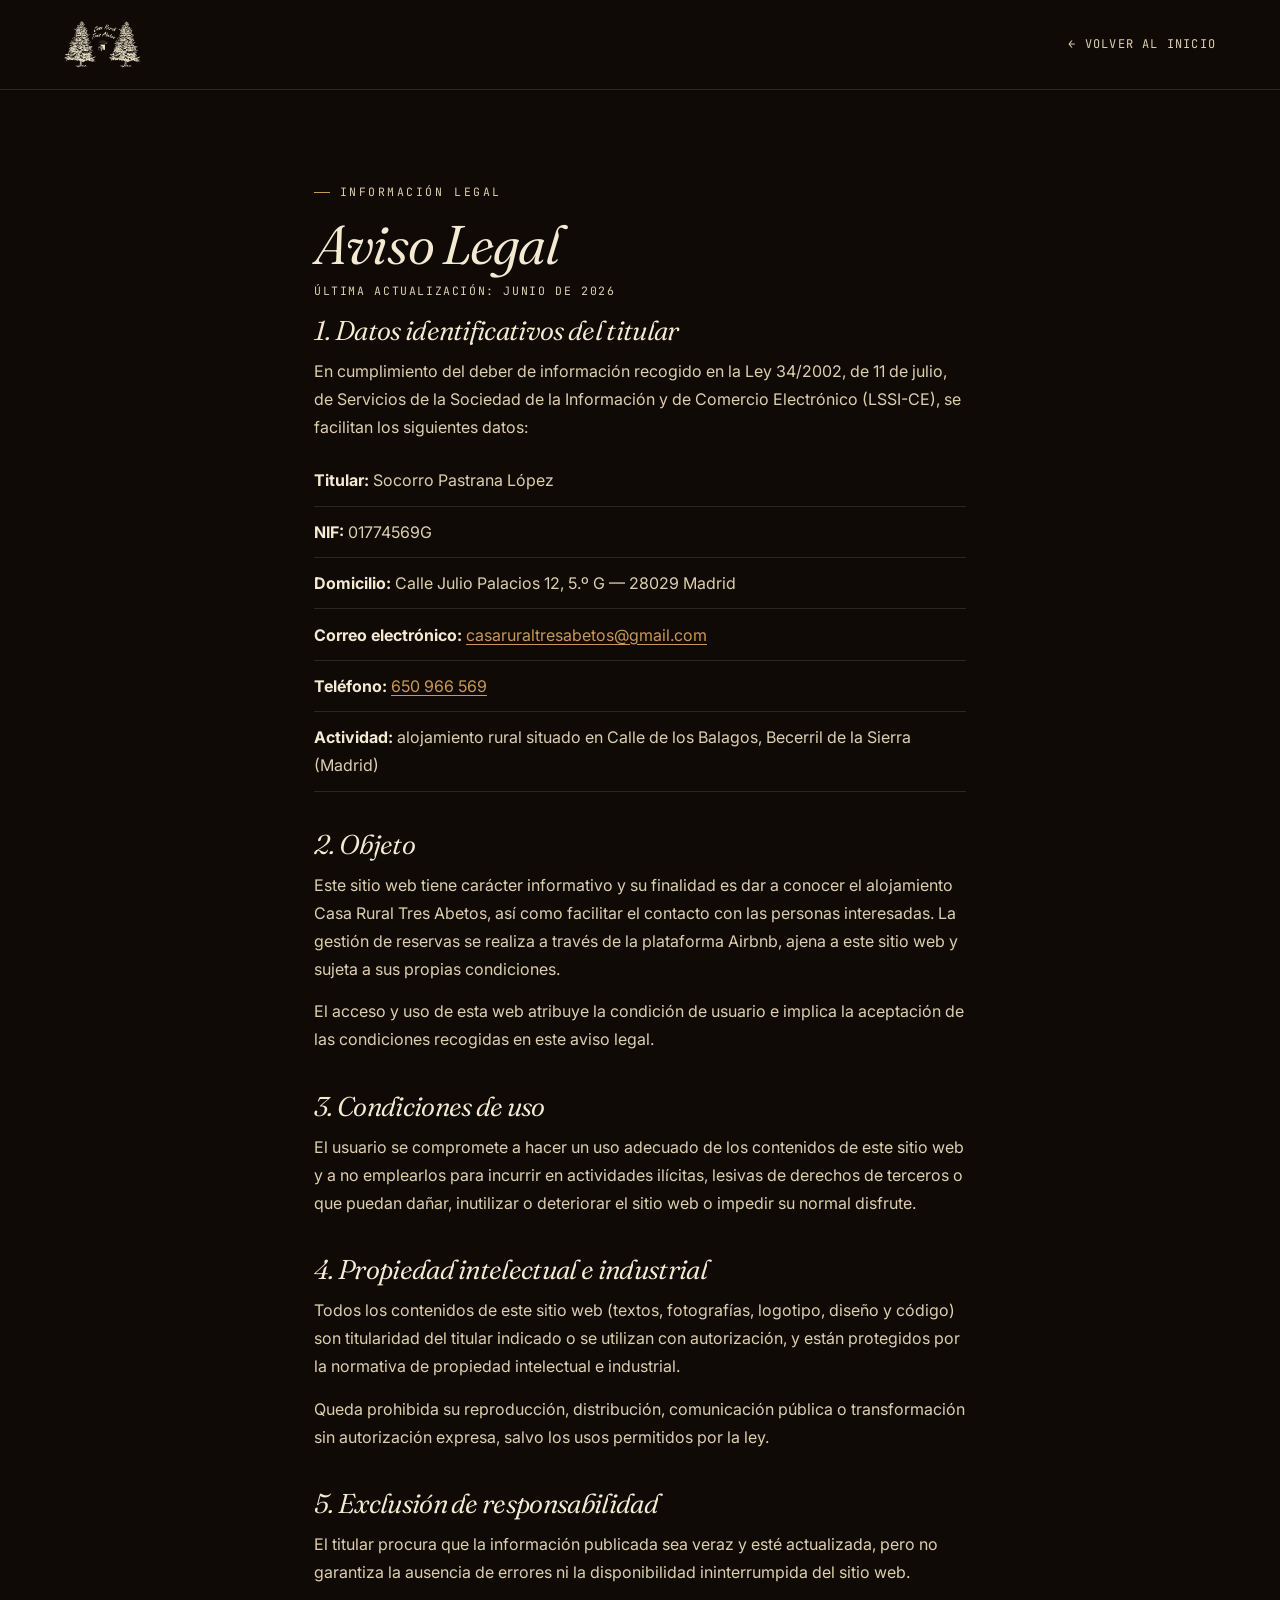
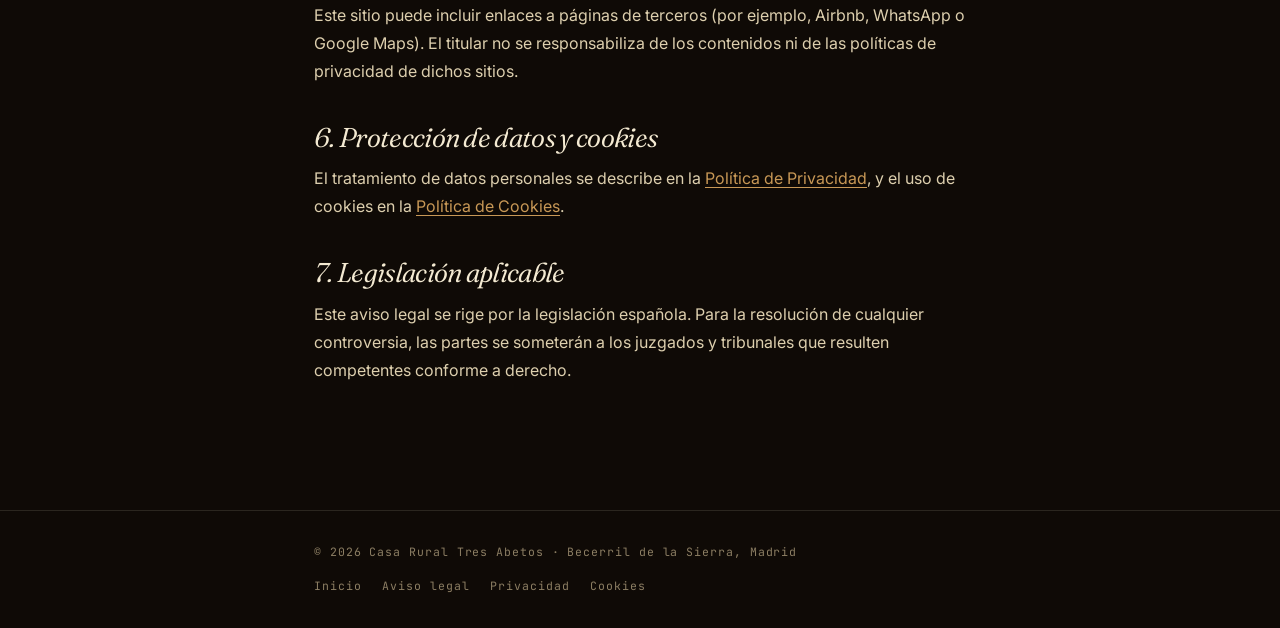
<file: aviso-legal.html>
<!doctype html>
<html lang="es">
<head>
  <meta charset="utf-8" />
  <meta name="viewport" content="width=device-width, initial-scale=1, viewport-fit=cover" />
  <meta name="theme-color" content="#0f0a06" />
  <meta name="description" content="Aviso legal de Casa Rural Tres Abetos, Becerril de la Sierra, Madrid." />
  <meta name="robots" content="noindex, follow" />

  <title>Aviso Legal · Casa Rural Tres Abetos</title>

  <link rel="icon" href="assets/img/logo-04.webp" type="image/webp" />

  <link rel="preconnect" href="https://fonts.googleapis.com" />
  <link rel="preconnect" href="https://fonts.gstatic.com" crossorigin />
  <link rel="stylesheet" href="https://fonts.googleapis.com/css2?family=Fraunces:ital,opsz,wght,SOFT@0,9..144,300..700,30..100;1,9..144,300..700,30..100&family=Inter:wght@300..600&family=JetBrains+Mono:wght@400;500&display=swap" />

  <link rel="stylesheet" href="styles.css?v=20260722l" />
</head>
<body class="theme-dark legal-body">

  <a class="skip-link" href="#main">Saltar al contenido</a>

  <header class="legal-nav">
    <a href="index.html" class="legal-brand" aria-label="Casa Rural Tres Abetos">
      <img class="legal-logo" src="assets/img/logo-marca.webp" alt="Casa Rural Tres Abetos" />
    </a>
    <a href="index.html" class="legal-back">← Volver al inicio</a>
  </header>

  <main id="main" class="legal">
    <div class="legal-container">
      <p class="kicker">Información legal</p>
      <h1>Aviso Legal</h1>
      <p class="legal-updated">Última actualización: junio de 2026</p>

      <section>
        <h2>1. Datos identificativos del titular</h2>
        <p>En cumplimiento del deber de información recogido en la Ley 34/2002, de 11 de julio, de Servicios de la Sociedad de la Información y de Comercio Electrónico (LSSI-CE), se facilitan los siguientes datos:</p>
        <ul class="legal-data">
          <li><strong>Titular:</strong> Socorro Pastrana López</li>
          <li><strong>NIF:</strong> 01774569G</li>
          <li><strong>Domicilio:</strong> Calle Julio Palacios 12, 5.º G — 28029 Madrid</li>
          <li><strong>Correo electrónico:</strong> <a href="mailto:casaruraltresabetos@gmail.com">casaruraltresabetos@gmail.com</a></li>
          <li><strong>Teléfono:</strong> <a href="tel:+34650966569">650 966 569</a></li>
          <li><strong>Actividad:</strong> alojamiento rural situado en Calle de los Balagos, Becerril de la Sierra (Madrid)</li>
        </ul>
      </section>

      <section>
        <h2>2. Objeto</h2>
        <p>Este sitio web tiene carácter informativo y su finalidad es dar a conocer el alojamiento Casa Rural Tres Abetos, así como facilitar el contacto con las personas interesadas. La gestión de reservas se realiza a través de la plataforma Airbnb, ajena a este sitio web y sujeta a sus propias condiciones.</p>
        <p>El acceso y uso de esta web atribuye la condición de usuario e implica la aceptación de las condiciones recogidas en este aviso legal.</p>
      </section>

      <section>
        <h2>3. Condiciones de uso</h2>
        <p>El usuario se compromete a hacer un uso adecuado de los contenidos de este sitio web y a no emplearlos para incurrir en actividades ilícitas, lesivas de derechos de terceros o que puedan dañar, inutilizar o deteriorar el sitio web o impedir su normal disfrute.</p>
      </section>

      <section>
        <h2>4. Propiedad intelectual e industrial</h2>
        <p>Todos los contenidos de este sitio web (textos, fotografías, logotipo, diseño y código) son titularidad del titular indicado o se utilizan con autorización, y están protegidos por la normativa de propiedad intelectual e industrial.</p>
        <p>Queda prohibida su reproducción, distribución, comunicación pública o transformación sin autorización expresa, salvo los usos permitidos por la ley.</p>
      </section>

      <section>
        <h2>5. Exclusión de responsabilidad</h2>
        <p>El titular procura que la información publicada sea veraz y esté actualizada, pero no garantiza la ausencia de errores ni la disponibilidad ininterrumpida del sitio web.</p>
        <p>Este sitio puede incluir enlaces a páginas de terceros (por ejemplo, Airbnb, WhatsApp o Google Maps). El titular no se responsabiliza de los contenidos ni de las políticas de privacidad de dichos sitios.</p>
      </section>

      <section>
        <h2>6. Protección de datos y cookies</h2>
        <p>El tratamiento de datos personales se describe en la <a href="privacidad.html">Política de Privacidad</a>, y el uso de cookies en la <a href="cookies.html">Política de Cookies</a>.</p>
      </section>

      <section>
        <h2>7. Legislación aplicable</h2>
        <p>Este aviso legal se rige por la legislación española. Para la resolución de cualquier controversia, las partes se someterán a los juzgados y tribunales que resulten competentes conforme a derecho.</p>
      </section>
    </div>
  </main>

  <footer class="legal-foot">
    <div class="legal-container">
      <p>© <span data-year>2026</span> Casa Rural Tres Abetos · Becerril de la Sierra, Madrid</p>
      <nav class="legal-links" aria-label="Enlaces legales">
        <a href="index.html">Inicio</a>
        <a href="aviso-legal.html">Aviso legal</a>
        <a href="privacidad.html">Privacidad</a>
        <a href="cookies.html">Cookies</a>
      </nav>
    </div>
  </footer>

  <script defer src="main.js?v=20260722l"></script>
</body>
</html>
</file>
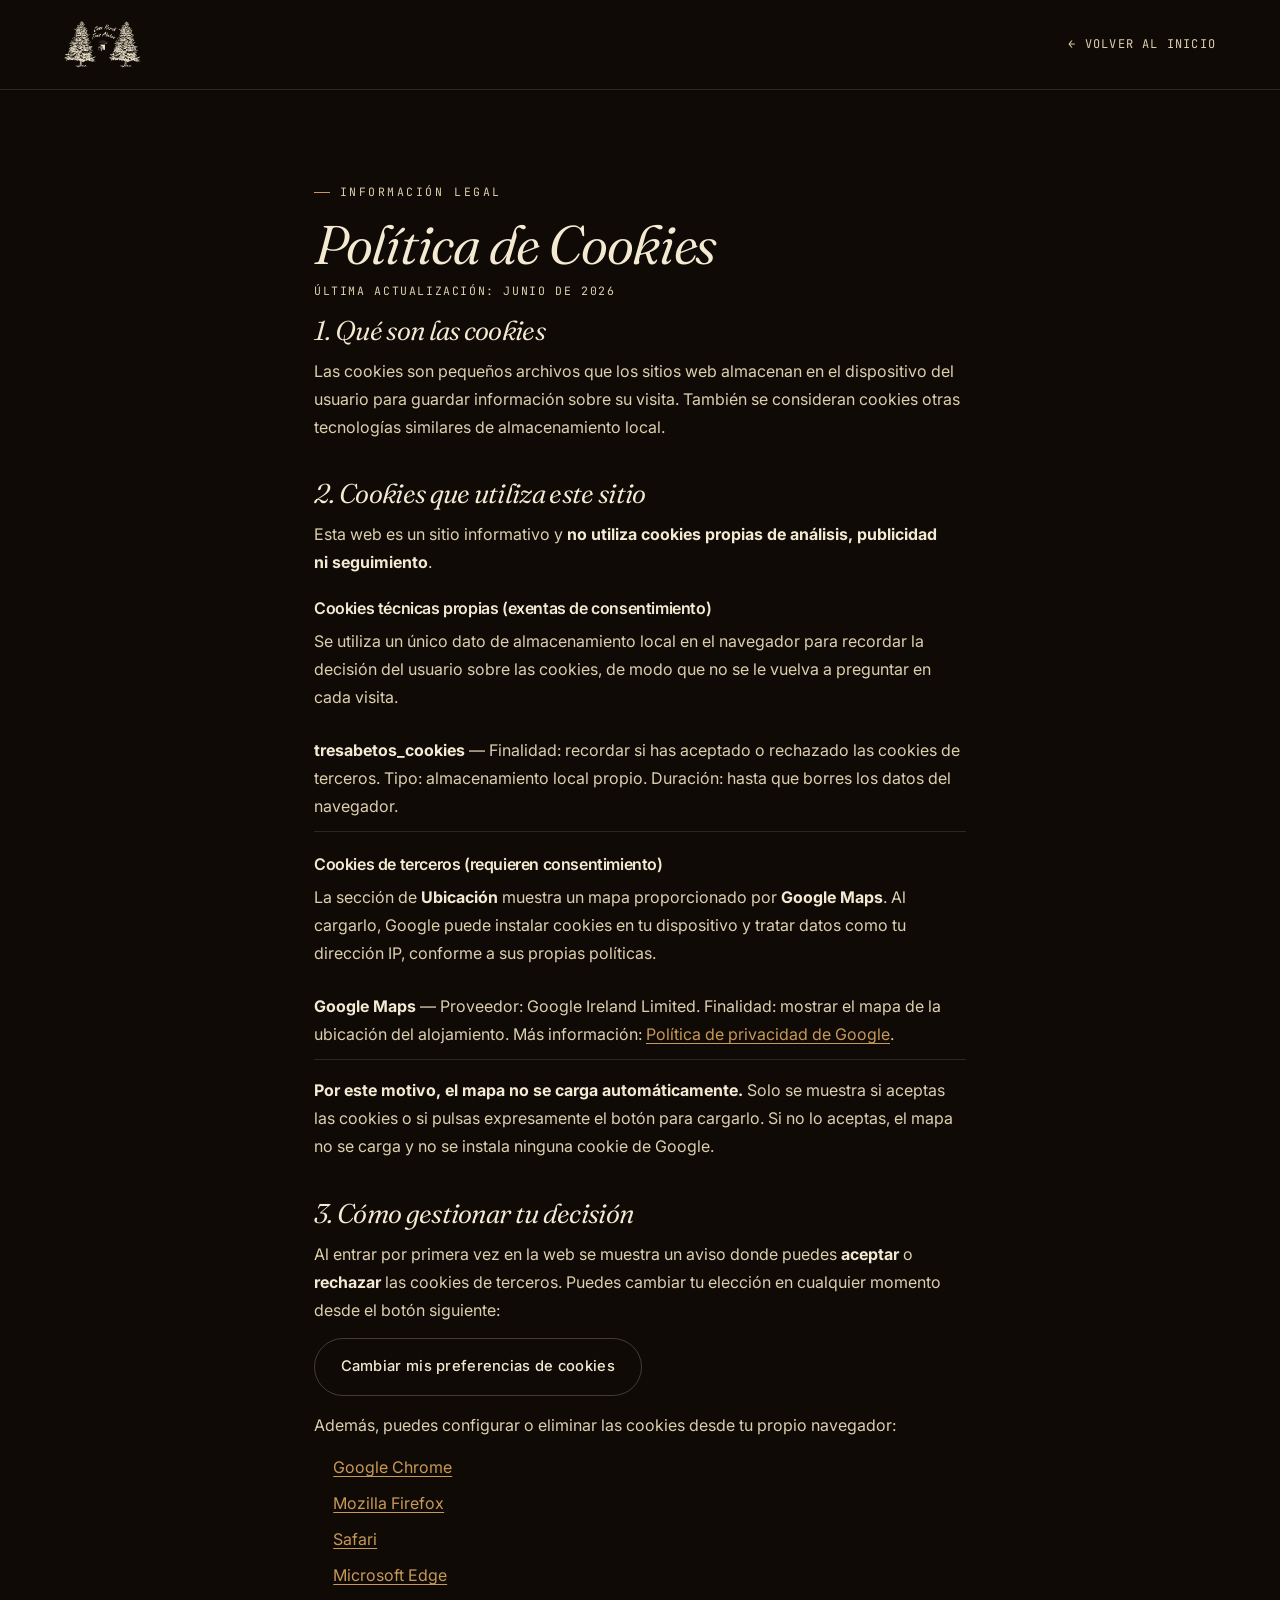
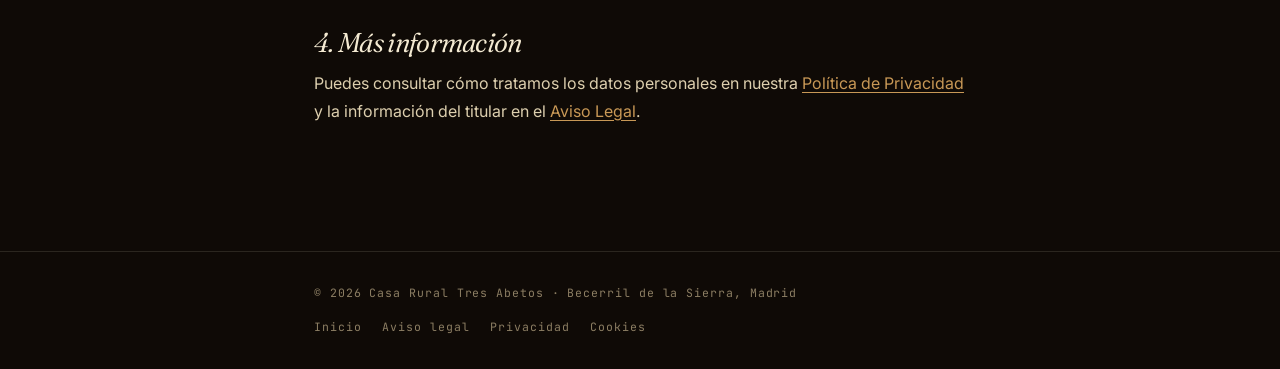
<file: cookies.html>
<!doctype html>
<html lang="es">
<head>
  <meta charset="utf-8" />
  <meta name="viewport" content="width=device-width, initial-scale=1, viewport-fit=cover" />
  <meta name="theme-color" content="#0f0a06" />
  <meta name="description" content="Política de cookies de Casa Rural Tres Abetos, Becerril de la Sierra, Madrid." />
  <meta name="robots" content="noindex, follow" />

  <title>Política de Cookies · Casa Rural Tres Abetos</title>

  <link rel="icon" href="assets/img/logo-04.webp" type="image/webp" />

  <link rel="preconnect" href="https://fonts.googleapis.com" />
  <link rel="preconnect" href="https://fonts.gstatic.com" crossorigin />
  <link rel="stylesheet" href="https://fonts.googleapis.com/css2?family=Fraunces:ital,opsz,wght,SOFT@0,9..144,300..700,30..100;1,9..144,300..700,30..100&family=Inter:wght@300..600&family=JetBrains+Mono:wght@400;500&display=swap" />

  <link rel="stylesheet" href="styles.css?v=20260722l" />
</head>
<body class="theme-dark legal-body">

  <a class="skip-link" href="#main">Saltar al contenido</a>

  <header class="legal-nav">
    <a href="index.html" class="legal-brand" aria-label="Casa Rural Tres Abetos">
      <img class="legal-logo" src="assets/img/logo-marca.webp" alt="Casa Rural Tres Abetos" />
    </a>
    <a href="index.html" class="legal-back">← Volver al inicio</a>
  </header>

  <main id="main" class="legal">
    <div class="legal-container">
      <p class="kicker">Información legal</p>
      <h1>Política de Cookies</h1>
      <p class="legal-updated">Última actualización: junio de 2026</p>

      <section>
        <h2>1. Qué son las cookies</h2>
        <p>Las cookies son pequeños archivos que los sitios web almacenan en el dispositivo del usuario para guardar información sobre su visita. También se consideran cookies otras tecnologías similares de almacenamiento local.</p>
      </section>

      <section>
        <h2>2. Cookies que utiliza este sitio</h2>
        <p>Esta web es un sitio informativo y <strong>no utiliza cookies propias de análisis, publicidad ni seguimiento</strong>.</p>

        <h3>Cookies técnicas propias (exentas de consentimiento)</h3>
        <p>Se utiliza un único dato de almacenamiento local en el navegador para recordar la decisión del usuario sobre las cookies, de modo que no se le vuelva a preguntar en cada visita.</p>
        <ul class="legal-data">
          <li><strong>tresabetos_cookies</strong> — Finalidad: recordar si has aceptado o rechazado las cookies de terceros. Tipo: almacenamiento local propio. Duración: hasta que borres los datos del navegador.</li>
        </ul>

        <h3>Cookies de terceros (requieren consentimiento)</h3>
        <p>La sección de <strong>Ubicación</strong> muestra un mapa proporcionado por <strong>Google Maps</strong>. Al cargarlo, Google puede instalar cookies en tu dispositivo y tratar datos como tu dirección IP, conforme a sus propias políticas.</p>
        <ul class="legal-data">
          <li><strong>Google Maps</strong> — Proveedor: Google Ireland Limited. Finalidad: mostrar el mapa de la ubicación del alojamiento. Más información: <a href="https://policies.google.com/privacy" target="_blank" rel="noopener">Política de privacidad de Google</a>.</li>
        </ul>
        <p><strong>Por este motivo, el mapa no se carga automáticamente.</strong> Solo se muestra si aceptas las cookies o si pulsas expresamente el botón para cargarlo. Si no lo aceptas, el mapa no se carga y no se instala ninguna cookie de Google.</p>
      </section>

      <section>
        <h2>3. Cómo gestionar tu decisión</h2>
        <p>Al entrar por primera vez en la web se muestra un aviso donde puedes <strong>aceptar</strong> o <strong>rechazar</strong> las cookies de terceros. Puedes cambiar tu elección en cualquier momento desde el botón siguiente:</p>
        <p><button type="button" class="btn btn-ghost" data-cookie-reset>Cambiar mis preferencias de cookies</button></p>
        <p>Además, puedes configurar o eliminar las cookies desde tu propio navegador:</p>
        <ul>
          <li><a href="https://support.google.com/chrome/answer/95647" target="_blank" rel="noopener">Google Chrome</a></li>
          <li><a href="https://support.mozilla.org/es/kb/Borrar%20cookies" target="_blank" rel="noopener">Mozilla Firefox</a></li>
          <li><a href="https://support.apple.com/es-es/guide/safari/sfri11471/mac" target="_blank" rel="noopener">Safari</a></li>
          <li><a href="https://support.microsoft.com/es-es/microsoft-edge" target="_blank" rel="noopener">Microsoft Edge</a></li>
        </ul>
      </section>

      <section>
        <h2>4. Más información</h2>
        <p>Puedes consultar cómo tratamos los datos personales en nuestra <a href="privacidad.html">Política de Privacidad</a> y la información del titular en el <a href="aviso-legal.html">Aviso Legal</a>.</p>
      </section>
    </div>
  </main>

  <footer class="legal-foot">
    <div class="legal-container">
      <p>© <span data-year>2026</span> Casa Rural Tres Abetos · Becerril de la Sierra, Madrid</p>
      <nav class="legal-links" aria-label="Enlaces legales">
        <a href="index.html">Inicio</a>
        <a href="aviso-legal.html">Aviso legal</a>
        <a href="privacidad.html">Privacidad</a>
        <a href="cookies.html">Cookies</a>
      </nav>
    </div>
  </footer>

  <script defer src="main.js?v=20260722l"></script>
</body>
</html>
</file>
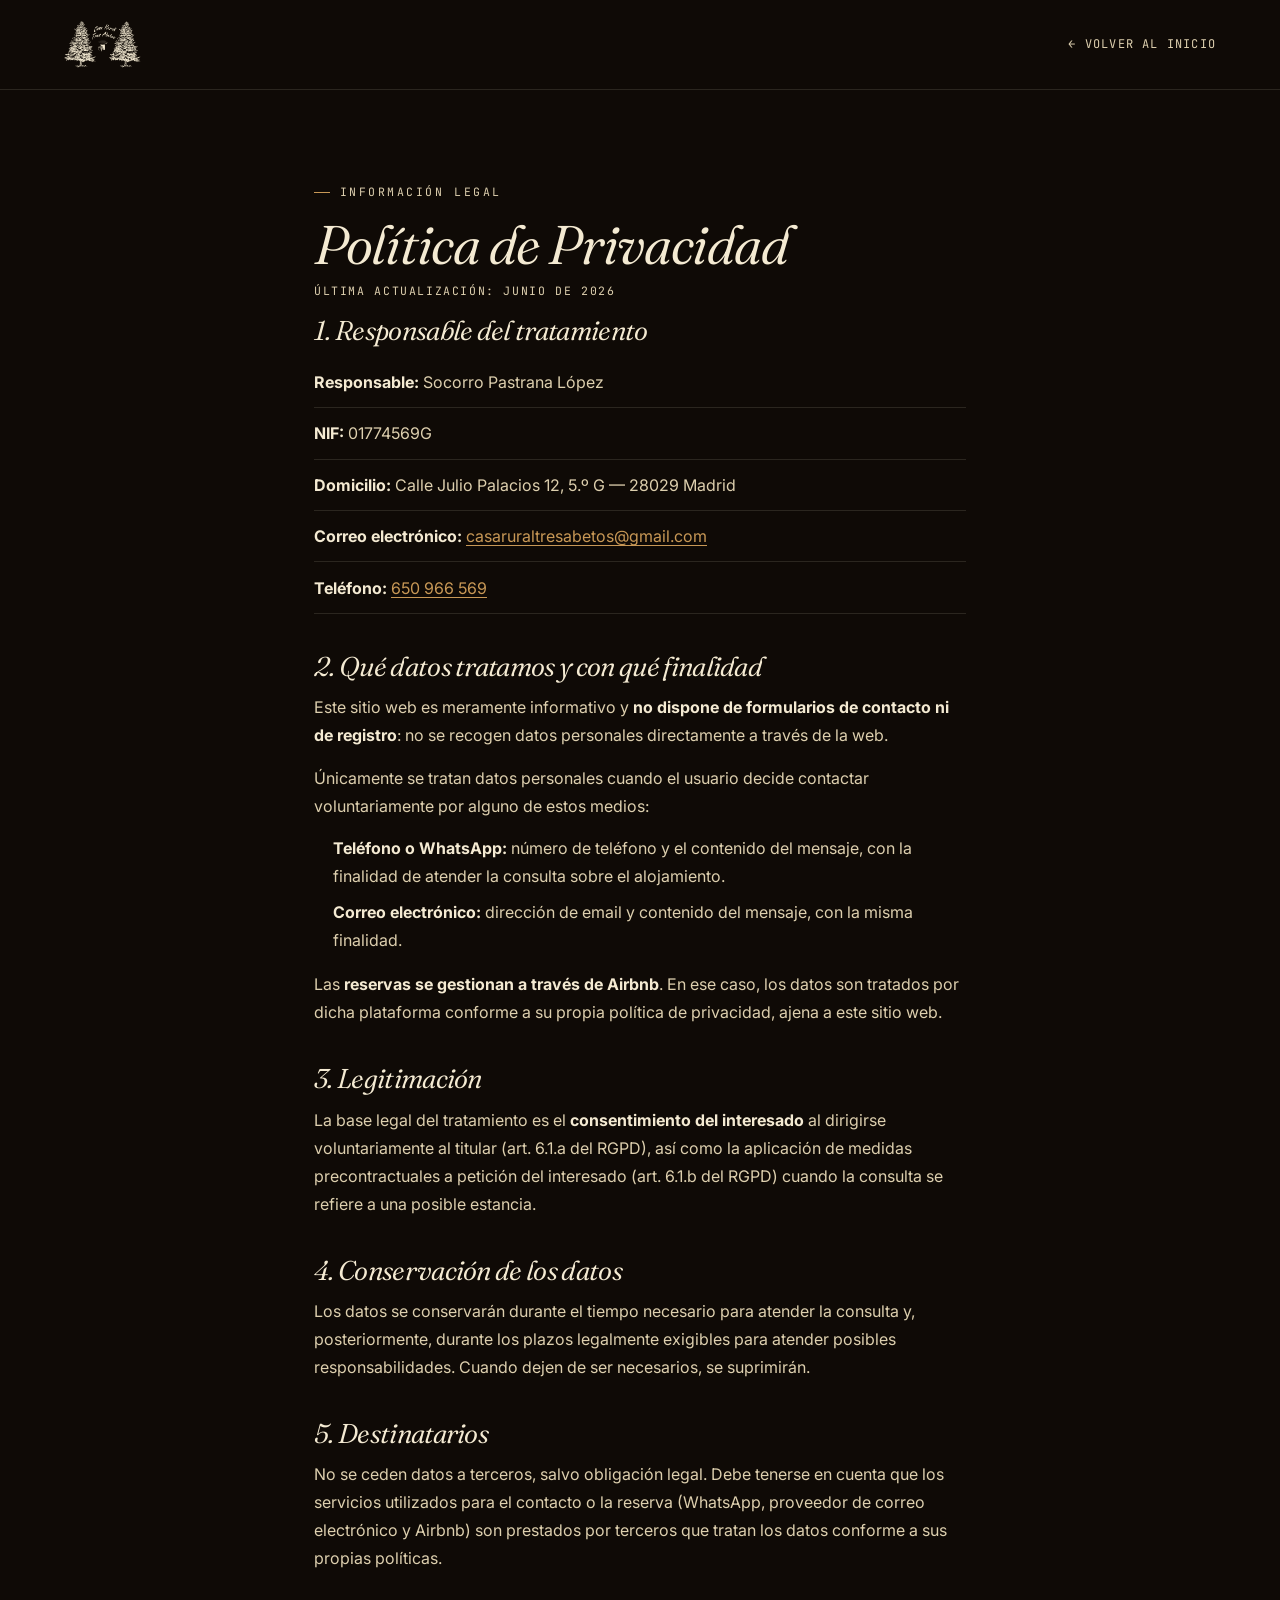
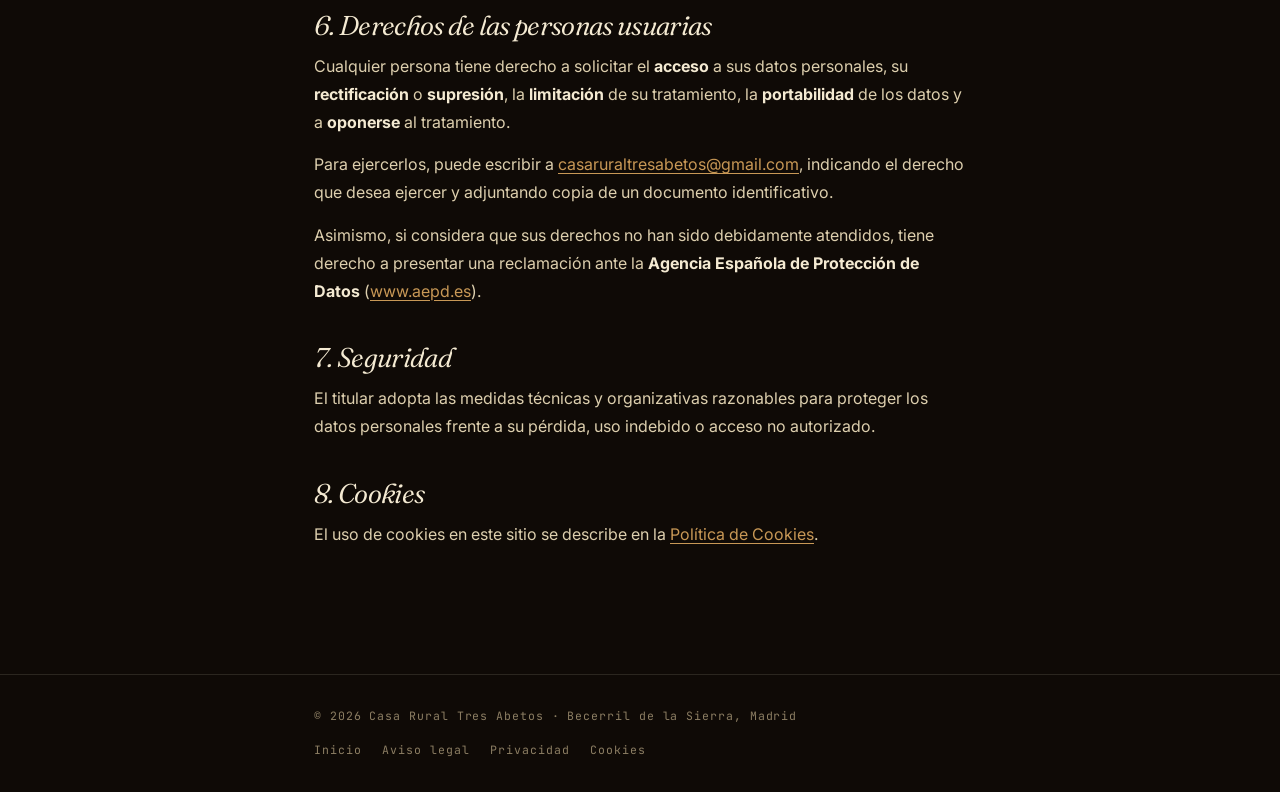
<file: privacidad.html>
<!doctype html>
<html lang="es">
<head>
  <meta charset="utf-8" />
  <meta name="viewport" content="width=device-width, initial-scale=1, viewport-fit=cover" />
  <meta name="theme-color" content="#0f0a06" />
  <meta name="description" content="Política de privacidad de Casa Rural Tres Abetos, Becerril de la Sierra, Madrid." />
  <meta name="robots" content="noindex, follow" />

  <title>Política de Privacidad · Casa Rural Tres Abetos</title>

  <link rel="icon" href="assets/img/logo-04.webp" type="image/webp" />

  <link rel="preconnect" href="https://fonts.googleapis.com" />
  <link rel="preconnect" href="https://fonts.gstatic.com" crossorigin />
  <link rel="stylesheet" href="https://fonts.googleapis.com/css2?family=Fraunces:ital,opsz,wght,SOFT@0,9..144,300..700,30..100;1,9..144,300..700,30..100&family=Inter:wght@300..600&family=JetBrains+Mono:wght@400;500&display=swap" />

  <link rel="stylesheet" href="styles.css?v=20260722l" />
</head>
<body class="theme-dark legal-body">

  <a class="skip-link" href="#main">Saltar al contenido</a>

  <header class="legal-nav">
    <a href="index.html" class="legal-brand" aria-label="Casa Rural Tres Abetos">
      <img class="legal-logo" src="assets/img/logo-marca.webp" alt="Casa Rural Tres Abetos" />
    </a>
    <a href="index.html" class="legal-back">← Volver al inicio</a>
  </header>

  <main id="main" class="legal">
    <div class="legal-container">
      <p class="kicker">Información legal</p>
      <h1>Política de Privacidad</h1>
      <p class="legal-updated">Última actualización: junio de 2026</p>

      <section>
        <h2>1. Responsable del tratamiento</h2>
        <ul class="legal-data">
          <li><strong>Responsable:</strong> Socorro Pastrana López</li>
          <li><strong>NIF:</strong> 01774569G</li>
          <li><strong>Domicilio:</strong> Calle Julio Palacios 12, 5.º G — 28029 Madrid</li>
          <li><strong>Correo electrónico:</strong> <a href="mailto:casaruraltresabetos@gmail.com">casaruraltresabetos@gmail.com</a></li>
          <li><strong>Teléfono:</strong> <a href="tel:+34650966569">650 966 569</a></li>
        </ul>
      </section>

      <section>
        <h2>2. Qué datos tratamos y con qué finalidad</h2>
        <p>Este sitio web es meramente informativo y <strong>no dispone de formularios de contacto ni de registro</strong>: no se recogen datos personales directamente a través de la web.</p>
        <p>Únicamente se tratan datos personales cuando el usuario decide contactar voluntariamente por alguno de estos medios:</p>
        <ul>
          <li><strong>Teléfono o WhatsApp:</strong> número de teléfono y el contenido del mensaje, con la finalidad de atender la consulta sobre el alojamiento.</li>
          <li><strong>Correo electrónico:</strong> dirección de email y contenido del mensaje, con la misma finalidad.</li>
        </ul>
        <p>Las <strong>reservas se gestionan a través de Airbnb</strong>. En ese caso, los datos son tratados por dicha plataforma conforme a su propia política de privacidad, ajena a este sitio web.</p>
      </section>

      <section>
        <h2>3. Legitimación</h2>
        <p>La base legal del tratamiento es el <strong>consentimiento del interesado</strong> al dirigirse voluntariamente al titular (art. 6.1.a del RGPD), así como la aplicación de medidas precontractuales a petición del interesado (art. 6.1.b del RGPD) cuando la consulta se refiere a una posible estancia.</p>
      </section>

      <section>
        <h2>4. Conservación de los datos</h2>
        <p>Los datos se conservarán durante el tiempo necesario para atender la consulta y, posteriormente, durante los plazos legalmente exigibles para atender posibles responsabilidades. Cuando dejen de ser necesarios, se suprimirán.</p>
      </section>

      <section>
        <h2>5. Destinatarios</h2>
        <p>No se ceden datos a terceros, salvo obligación legal. Debe tenerse en cuenta que los servicios utilizados para el contacto o la reserva (WhatsApp, proveedor de correo electrónico y Airbnb) son prestados por terceros que tratan los datos conforme a sus propias políticas.</p>
      </section>

      <section>
        <h2>6. Derechos de las personas usuarias</h2>
        <p>Cualquier persona tiene derecho a solicitar el <strong>acceso</strong> a sus datos personales, su <strong>rectificación</strong> o <strong>supresión</strong>, la <strong>limitación</strong> de su tratamiento, la <strong>portabilidad</strong> de los datos y a <strong>oponerse</strong> al tratamiento.</p>
        <p>Para ejercerlos, puede escribir a <a href="mailto:casaruraltresabetos@gmail.com">casaruraltresabetos@gmail.com</a>, indicando el derecho que desea ejercer y adjuntando copia de un documento identificativo.</p>
        <p>Asimismo, si considera que sus derechos no han sido debidamente atendidos, tiene derecho a presentar una reclamación ante la <strong>Agencia Española de Protección de Datos</strong> (<a href="https://www.aepd.es" target="_blank" rel="noopener">www.aepd.es</a>).</p>
      </section>

      <section>
        <h2>7. Seguridad</h2>
        <p>El titular adopta las medidas técnicas y organizativas razonables para proteger los datos personales frente a su pérdida, uso indebido o acceso no autorizado.</p>
      </section>

      <section>
        <h2>8. Cookies</h2>
        <p>El uso de cookies en este sitio se describe en la <a href="cookies.html">Política de Cookies</a>.</p>
      </section>
    </div>
  </main>

  <footer class="legal-foot">
    <div class="legal-container">
      <p>© <span data-year>2026</span> Casa Rural Tres Abetos · Becerril de la Sierra, Madrid</p>
      <nav class="legal-links" aria-label="Enlaces legales">
        <a href="index.html">Inicio</a>
        <a href="aviso-legal.html">Aviso legal</a>
        <a href="privacidad.html">Privacidad</a>
        <a href="cookies.html">Cookies</a>
      </nav>
    </div>
  </footer>

  <script defer src="main.js?v=20260722l"></script>
</body>
</html>
</file>
<file: styles.css>
/* =============================================================
   Casa Rural Tres Abetos — styles.css
   Archetype: Editorial Dark Warm (adapted for mountain forest)
   ============================================================= */

/* =============================================================
   1. Tokens
   ============================================================= */
:root {
  /* Paleta — noche cálida con maderas y bosque */
  --bg:        #0f0a06;   /* warm-tinted near-black (forest night) */
  --bg-2:      #16100a;   /* second background */
  --bg-3:      #1f180f;   /* card surface */
  --bg-4:      #2a2118;   /* hover / elevated */

  --cream:     #f4ead2;   /* primary text on dark — warm cream */
  --cream-2:   #ddcfae;   /* secondary */
  --cream-3:   #8c7e63;   /* metadata / muted */

  --accent:    #c89856;   /* warm amber / honey wood */
  --accent-2:  #a47a39;   /* deep amber */
  --accent-3:  #d4b078;   /* soft gold highlight */

  --moss:      #6b7f4a;   /* moss / pine — nature secondary */
  --moss-2:    #4d5e36;   /* deep moss */

  --line:      rgba(244,234,210,0.12);
  --line-strong: rgba(244,234,210,0.22);

  /* Typography */
  --serif: "Fraunces", "Iowan Old Style", "Apple Garamond", "Baskerville", "Times New Roman", serif;
  --sans:  "Inter", -apple-system, BlinkMacSystemFont, "Segoe UI", system-ui, sans-serif;
  --mono:  "JetBrains Mono", ui-monospace, "SF Mono", Menlo, monospace;

  /* Spacing */
  --gutter-x: clamp(1.25rem, 5vw, 4.5rem);
  --section-y: clamp(5rem, 11vw, 9rem);

  /* Easing */
  --ease-out:    cubic-bezier(0.16, 1, 0.3, 1);
  --ease-in:     cubic-bezier(0.7, 0, 0.84, 0);
  --ease-soft:   cubic-bezier(0.25, 0.46, 0.45, 0.94);

  /* Z-index scale */
  --z-nav: 100;
  --z-cursor: 9000;
  /* Por encima del nav: el menú móvil debe tapar la barra blanca, si no
     asoma por encima del panel oscuro y parece un fallo. */
  --z-mobile-menu: 120;
  --z-splash: 10000;
}

/* Mesh gradients: blur estático rasterizado + solo transform animado (GPU).
   Nunca animar filter:blur en bucle — es lo más caro del navegador. */

/* =============================================================
   2. Reset & base
   ============================================================= */
*, *::before, *::after { box-sizing: border-box; margin: 0; }

html {
  -webkit-text-size-adjust: 100%;
  tab-size: 2;
  overflow-x: clip;
  scroll-behavior: smooth;
  scroll-padding-top: 90px;
}
@media (prefers-reduced-motion: reduce) {
  html { scroll-behavior: auto; }
}

body {
  font-family: var(--sans);
  font-size: 16px;
  line-height: 1.6;
  font-weight: 400;
  color: var(--cream);
  background: var(--bg);
  -webkit-font-smoothing: antialiased;
  -moz-osx-font-smoothing: grayscale;
  text-rendering: optimizeLegibility;
  overflow-x: clip;
  overscroll-behavior-y: none;
  min-height: 100vh;
}

img, svg, video, iframe { display: block; max-width: 100%; }
img { height: auto; }
button { font: inherit; color: inherit; cursor: pointer; border: 0; background: none; }
a { color: inherit; text-decoration: none; }
p { text-wrap: pretty; }
h1, h2, h3, h4 { text-wrap: balance; line-height: 1.04; letter-spacing: -0.025em; font-weight: 400; }
ul { list-style: none; padding: 0; }

::selection { background: var(--accent); color: var(--bg); }

:focus-visible {
  outline: 2px solid var(--accent);
  outline-offset: 3px;
  border-radius: 4px;
}

.skip-link {
  position: fixed; top: -100px; left: 1rem;
  padding: 0.6rem 1rem; background: var(--cream); color: var(--bg);
  z-index: 9999; border-radius: 8px; font-weight: 500;
}
.skip-link:focus { top: 1rem; }

/* =============================================================
   3. Utilities
   ============================================================= */
.container {
  width: 100%;
  max-width: 1400px;
  margin-inline: auto;
  padding-inline: var(--gutter-x);
}

.kicker {
  font-family: var(--mono);
  font-size: 0.72rem;
  letter-spacing: 0.22em;
  text-transform: uppercase;
  color: var(--accent);
  margin-bottom: 1.6rem;
  display: inline-block;
  position: relative;
  padding-left: 1.6rem;
}
.kicker::before {
  content: ""; position: absolute; left: 0; top: 50%;
  width: 1rem; height: 1px; background: var(--accent);
}

.huge {
  font-family: var(--serif);
  font-weight: 350;
  font-size: clamp(2rem, 6.2vw, 5rem);
  line-height: 1;
  letter-spacing: -0.03em;
  color: var(--cream);
  margin-bottom: 1.4rem;
}
.huge em {
  font-style: italic;
  font-weight: 320;
  color: var(--accent);
  font-variation-settings: "SOFT" 100, "opsz" 144;
}

.lede {
  font-family: var(--serif);
  font-style: italic;
  font-size: clamp(1.05rem, 1.6vw, 1.3rem);
  line-height: 1.5;
  color: var(--cream-2);
  max-width: 56ch;
  margin-top: 0.5rem;
}

/* =============================================================
   4. Reveals (defensive defaults)
   ============================================================= */
.reveal {
  opacity: 0;
  transform: translateY(36px);
  transition: opacity 0.95s var(--ease-soft), transform 0.95s var(--ease-soft);
}
.reveal.is-revealed,
.reveal.is-visible { opacity: 1; transform: none; }

/* ⚠️ Defensive — reveal elements WITH data-split must stay visible */
.reveal[data-split] {
  opacity: 1;
  transform: none;
}

/* Split text setup */
[data-split] .split-word,
[data-split] .split-char {
  display: inline-block;
  will-change: transform, opacity;
}

/* =============================================================
   5. Buttons
   ============================================================= */
.btn {
  display: inline-flex;
  align-items: center;
  justify-content: center;
  gap: 0.6rem;
  white-space: nowrap;
  padding: 0.95rem 1.6rem;
  font-family: var(--sans);
  font-size: 0.92rem;
  font-weight: 500;
  letter-spacing: 0.02em;
  border-radius: 999px;
  border: 1px solid transparent;
  cursor: pointer;
  position: relative;
  isolation: isolate;
  transition:
    transform 0.5s var(--ease-soft),
    box-shadow 0.5s var(--ease-soft),
    background 0.35s var(--ease-out),
    color 0.35s var(--ease-out),
    border-color 0.35s var(--ease-out);
}
.btn svg { transition: transform 0.45s var(--ease-soft); }
.btn:hover svg { transform: translateX(3px); }

.btn-primary {
  background: var(--accent);
  color: var(--bg);
  box-shadow:
    0 6px 16px -4px rgba(200,152,86,0.4),
    0 2px 6px rgba(0,0,0,0.25);
}
.btn-primary:hover {
  background: var(--accent-3);
  transform: translateY(-3px);
  box-shadow:
    0 22px 50px -8px rgba(200,152,86,0.5),
    0 10px 22px -6px rgba(0,0,0,0.45);
}
.btn-primary:active { transform: translateY(-1px); }

.btn-ghost {
  background: transparent;
  color: var(--cream);
  border-color: var(--line-strong);
}
.btn-ghost:hover {
  border-color: var(--accent);
  color: var(--accent);
  background: rgba(200,152,86,0.06);
  transform: translateY(-3px);
}
/* En el hero, sobre foto: el ghost necesita respaldo oscuro sólido para leerse */
.hero-actions .btn-ghost {
  background: rgba(13,9,5,0.55);
  border-color: rgba(242,235,218,0.45);
}
.hero-actions .btn-ghost:hover {
  background: rgba(200,152,86,0.16);
  border-color: var(--accent);
}

.btn-big {
  padding: 1.15rem 2.1rem;
  font-size: 1rem;
}

.has-magnetic .magnetic-inner {
  display: inline-flex;
  align-items: center;
  gap: 0.6rem;
  will-change: transform;
  transition: transform 0.7s var(--ease-soft);
}

/* =============================================================
   6. Splash
   ============================================================= */
.splash {
  position: fixed; inset: 0; z-index: var(--z-splash);
  background: var(--bg);
  display: grid; place-items: center;
  pointer-events: auto;
  transition: opacity 0.9s var(--ease-soft), clip-path 1.1s var(--ease-soft);
  /* Safety net via CSS in case JS fails */
  animation: splashSafety 0.01s 4.5s forwards;
}
.splash.is-out {
  opacity: 0;
  pointer-events: none;
  clip-path: inset(0 0 100% 0);
}
@keyframes splashSafety {
  to { opacity: 0; pointer-events: none; clip-path: inset(0 0 100% 0); }
}
.splash-inner {
  display: flex;
  flex-direction: column;
  align-items: center;
  gap: 1.2rem;
}
.splash-logo {
  width: clamp(220px, 42vw, 340px);
  height: auto;
  display: block;
  margin-bottom: 1.6rem;
}
.splash-glyph {
  font-family: var(--serif);
  font-style: italic;
  font-size: clamp(2.6rem, 6vw, 4rem);
  font-weight: 350;
  color: var(--accent);
  letter-spacing: 0.3em;
  font-variation-settings: "SOFT" 100, "opsz" 144;
}
.splash-brand {
  font-family: var(--serif);
  font-style: italic;
  font-size: 1.2rem;
  color: var(--cream);
  letter-spacing: 0.04em;
}
.splash-bar {
  display: block;
  width: 80px; height: 1px;
  background: rgba(244,234,210,0.15);
  overflow: hidden;
  margin-top: 0.4rem;
}
.splash-bar span {
  display: block; height: 100%; width: 40%;
  background: var(--accent);
  animation: splashBar 1.5s ease-in-out infinite;
}
@keyframes splashBar {
  0%, 100% { transform: translateX(-100%); }
  50% { transform: translateX(200%); }
}

/* =============================================================
   7. Cursor — eliminado (cursor nativo por rendimiento, ver main.js)
   ============================================================= */

/* =============================================================
   8. Nav
   ============================================================= */
/* Franja superior de utilidades: social a la izquierda, opiniones a la derecha.
   Estática: se va con el scroll (el menú de debajo es el que se queda pegado). */
.topbar {
  background: #7a6a58;
  color: #f2ece2;
}
.topbar-inner {
  max-width: 1400px;
  margin-inline: auto;
  padding: 0.5rem var(--gutter-x);
  display: flex;
  align-items: center;
  justify-content: space-between;
  gap: 1rem;
}
.topbar-social {
  display: flex;
  align-items: center;
  gap: 0.85rem;
}
.topbar-label {
  font-family: var(--mono);
  font-size: 0.66rem;
  letter-spacing: 0.2em;
  text-transform: uppercase;
  opacity: 0.9;
}
.topbar-social a,
.topbar-link {
  color: #f2ece2;
  display: inline-flex;
  align-items: center;
  transition: opacity 0.3s var(--ease-out);
}
/* Área de pulsación cómoda para los iconos, sin agrandar el icono */
.topbar-social a {
  justify-content: center;
  min-width: 34px;
  min-height: 34px;
  margin: -6px 0;
}
.topbar-social a:hover,
.topbar-link:hover { opacity: 0.65; }
.topbar-link {
  font-family: var(--mono);
  font-size: 0.66rem;
  letter-spacing: 0.2em;
  text-transform: uppercase;
}

/* Barra blanca con líneas finas arriba y abajo (estilo editorial claro).
   Sticky, no fixed: arranca debajo del logo y se pega arriba al bajar. */
.nav {
  position: sticky; top: 0;
  z-index: var(--z-nav);
  display: flex;
  align-items: center;
  justify-content: center;
  gap: 1.2rem;
  padding: 0.9rem var(--gutter-x);
  background: #ffffff;
  border-top: 1px solid #e2e2e2;
  border-bottom: 1px solid #e2e2e2;
  transition: padding 0.5s var(--ease-out), box-shadow 0.5s var(--ease-out);
}
.nav.is-scrolled {
  padding-top: 0.7rem;
  padding-bottom: 0.7rem;
  box-shadow: 0 1px 12px rgba(0,0,0,0.06);
}

/* El enlace del logo del nav ya no se usa (el logo vive arriba, sobre el blanco).
   display:none para que no ocupe sitio ni descentre el botón Reservar en móvil. */
.nav-brand {
  display: none;
}
.nav-brand-mark {
  color: var(--accent);
  letter-spacing: 0.18em;
  font-variation-settings: "SOFT" 100, "opsz" 144;
}
.nav-brand-name { letter-spacing: 0.02em; }

/* Logo en el nav: eliminado */
.nav-logo {
  display: none;
}

.nav-links {
  display: none;
  justify-content: center;
  align-items: center;
  gap: 0;
}
@media (min-width: 960px) {
  .nav-links { display: flex; }
}
/* Enlaces en versalitas grises separados por una barrita vertical fina */
.nav-link {
  position: relative;
  font-size: 0.76rem;
  letter-spacing: 0.18em;
  text-transform: uppercase;
  color: #6a6a6a;
  padding: 0.3rem 1.6rem;
  transition: color 0.35s var(--ease-out);
}
.nav-link + .nav-link::before {
  content: "";
  position: absolute; left: 0; top: 50%;
  transform: translateY(-50%);
  width: 1px; height: 14px;
  background: #d8d8d8;
}
.nav-link:hover { color: #111111; }

.nav-cta {
  display: flex;
  align-items: center;
  gap: 0.5rem;
}
.nav-ico {
  width: 38px; height: 38px;
  display: none;
  align-items: center; justify-content: center;
  border: 1px solid #dcdcdc;
  border-radius: 50%;
  color: #6a6a6a;
  transition: color 0.3s, border-color 0.3s, background 0.3s, transform 0.3s var(--ease-soft);
}
@media (min-width: 540px) { .nav-ico { display: inline-flex; } }
.nav-ico:hover {
  color: var(--accent);
  border-color: var(--accent);
  transform: translateY(-2px);
}
.nav-airbnb { padding: 0.7rem 1.3rem; font-size: 0.85rem; }

/* En móvil va anclada a la derecha para no descentrar el bloque del menú */
.nav-burger {
  position: absolute;
  right: var(--gutter-x);
  top: 50%;
  transform: translateY(-50%);
  display: inline-flex;
  flex-direction: column;
  justify-content: center;
  gap: 6px;
  width: 38px; height: 38px;
  padding: 0;
  align-items: center;
}
.nav-burger span {
  display: block;
  width: 20px; height: 1.5px;
  background: #333333;
  transition: transform 0.35s var(--ease-out), opacity 0.2s;
}
.nav-burger.is-open span:nth-child(1) { transform: translateY(4px) rotate(45deg); }
.nav-burger.is-open span:nth-child(2) { transform: translateY(-4px) rotate(-45deg); }
@media (min-width: 960px) { .nav-burger { display: none; } }

/* Mobile menu */
.nav-mobile {
  position: fixed; inset: 0; z-index: var(--z-mobile-menu);
  background: var(--bg);
  display: flex;
  flex-direction: column;
  justify-content: center;
  align-items: center;
  gap: 1.8rem;
  padding: 5rem 2rem 3rem;
  clip-path: inset(0 0 100% 0);
  transition: clip-path 0.7s var(--ease-soft);
}
.nav-mobile[aria-hidden="false"] { clip-path: inset(0); }

/* X de cerrar: fija dentro del propio panel, así siempre se ve aunque la
   página estuviera desplazada al abrir el menú. */
.nav-mobile-close {
  position: absolute;
  top: max(1rem, env(safe-area-inset-top));
  right: var(--gutter-x);
  width: 44px; height: 44px;
  display: flex; align-items: center; justify-content: center;
  color: var(--cream);
  border: 1px solid var(--line-strong);
  border-radius: 50%;
  transition: color 0.3s var(--ease-out), border-color 0.3s var(--ease-out), background 0.3s var(--ease-out);
}
.nav-mobile-close:hover {
  color: var(--accent);
  border-color: var(--accent);
  background: rgba(200,152,86,0.08);
}
.nav-mobile-link {
  font-family: var(--serif);
  font-style: italic;
  font-size: clamp(2rem, 7vw, 3.2rem);
  font-weight: 350;
  color: var(--cream);
  transition: color 0.3s var(--ease-out);
}
.nav-mobile-link:hover { color: var(--accent); }
.nav-mobile-foot {
  margin-top: 2rem;
  display: flex;
  flex-direction: column;
  gap: 0.7rem;
  align-items: center;
  font-size: 0.9rem;
  color: var(--cream-3);
  font-family: var(--mono);
  letter-spacing: 0.05em;
}
body.menu-open { overflow: hidden; }

/* =============================================================
   9. Hero
   ============================================================= */
/* Banda blanca superior: solo el logo. Se va con el scroll (el menú se queda).
   Compacta a propósito: logo + menú + carrusel deben caber en la 1.ª pantalla. */
.hero {
  position: relative;
  display: flex;
  align-items: center;
  justify-content: center;
  padding: clamp(1.4rem, 3vh, 2.4rem) var(--gutter-x) clamp(1.2rem, 2.5vh, 2rem);
  overflow: hidden;
  isolation: isolate;
  background: #ffffff;
}

.hero-bg {
  display: none;
}
.hero-photo {
  display: none;
}
.hero-photo img {
  display: none;
}
.hero-photo-main { display: none; }
.hero-photo-aside { display: none; }

.hero-tint {
  display: none;
}

.hero-mesh {
  display: none;
}

.hero-grain {
  display: none;
}

.hero-inner {
  position: relative;
  z-index: 2;
  width: 100%;
  max-width: 700px;
  margin-inline: auto;
  display: flex;
  flex-direction: column;
  align-items: center;
  text-align: center;
  gap: 1.2rem;
  text-shadow: none;
}
.hero-inner::before {
  display: none;
}

.hero-meta {
  display: none;
}
.hero-meta .dot {
  display: none;
}
@keyframes heroPulse {
  0%, 100% { opacity: 1; box-shadow: 0 0 0 4px rgba(200,152,86,0.18); }
  50% { opacity: 0.7; box-shadow: 0 0 0 8px rgba(200,152,86,0.05); }
}

.hero-logo {
  display: block;
  width: clamp(190px, 26vw, 320px);
  height: auto;
  margin: 0 auto;
  filter: none;
}

.hero-title {
  display: none;
}
.hero-title .line { display: none; }
.hero-title em {
  display: none;
}

.hero-loc {
  font-family: var(--mono);
  font-size: 0.75rem;
  letter-spacing: 0.12em;
  text-transform: uppercase;
  color: #666666;
  text-shadow: none;
  margin-bottom: 0.8rem;
}

.hero-sub {
  display: none;
}

.hero-foot {
  display: flex;
  flex-direction: column;
  align-items: center;
  gap: 1.6rem;
  margin-top: 1.6rem;
  width: 100%;
}

.hero-stats {
  display: flex;
  align-items: baseline;
  gap: 0.8rem;
  color: var(--cream);
  font-family: var(--mono);
  font-size: 0.78rem;
  letter-spacing: 0.08em;
  text-transform: uppercase;
  flex-wrap: wrap;
  /* Halo oscuro denso: legible aunque el fondo de la foto sea claro */
  text-shadow: 0 1px 2px rgba(0,0,0,0.95), 0 2px 18px rgba(0,0,0,0.9);
}
.hero-stats .stat {
  display: inline-flex;
  align-items: baseline;
  gap: 0.4rem;
}
.hero-stats .stat b {
  font-family: var(--serif);
  font-style: italic;
  font-size: clamp(1.6rem, 3.5vw, 2.4rem);
  font-weight: 350;
  color: var(--accent);
  font-variation-settings: "SOFT" 100, "opsz" 144;
  letter-spacing: -0.01em;
}
.hero-stats .stat i {
  font-style: normal;
  color: var(--cream);
  font-size: 0.72rem;
  letter-spacing: 0.18em;
}
.hero-stats .sep { color: var(--cream-3); opacity: 0.6; }

.hero-actions {
  display: flex;
  flex-wrap: wrap;
  gap: 0.8rem;
  justify-content: center;
  margin-top: 1rem;
}
.hero-actions .btn-ghost {
  background: transparent;
  border-color: #999999;
  color: #333333;
}
.hero-actions .btn-ghost:hover {
  background: rgba(200,152,86,0.1);
  border-color: var(--accent);
  color: var(--accent);
}

.hero-scroll {
  position: absolute;
  bottom: 1.6rem;
  right: var(--gutter-x);
  display: none;
  flex-direction: column;
  align-items: center;
  gap: 0.6rem;
  font-family: var(--mono);
  font-size: 0.68rem;
  letter-spacing: 0.22em;
  text-transform: uppercase;
  color: var(--cream-3);
  z-index: 2;
}
@media (min-width: 960px) { .hero-scroll { display: flex; } }
.hero-scroll .line {
  display: block;
  width: 1px; height: 56px;
  background: linear-gradient(180deg, var(--cream-3), transparent);
  animation: scrollHint 2s ease-in-out infinite;
}
@keyframes scrollHint {
  0% { transform: scaleY(0.2); transform-origin: top; }
  50% { transform: scaleY(1); transform-origin: top; }
  51% { transform: scaleY(1); transform-origin: bottom; }
  100% { transform: scaleY(0); transform-origin: bottom; }
}

/* =============================================================
   9b. Carrusel de bienvenida
   ============================================================= */
/* Altura calculada por JS (--welcome-h) para que logo + menú + carrusel
   quepan justos en la primera pantalla. Fallback razonable si el JS no corre. */
.welcome {
  position: relative;
  width: 100%;
  height: var(--welcome-h, 60vh);
  min-height: 260px;
  overflow: hidden;
  background: #000;
  isolation: isolate;
}
.welcome-track { position: absolute; inset: 0; }
.welcome-slide {
  position: absolute; inset: 0;
  opacity: 0;
  transition: opacity 1.1s var(--ease-soft);
  pointer-events: none;
}
.welcome-slide.is-active {
  opacity: 1;
  pointer-events: auto;
}
.welcome-slide img {
  width: 100%; height: 100%;
  object-fit: cover;
  object-position: center;
}
/* Zoom lento (Ken Burns): la foto activa se agranda poco a poco durante los 10 s.
   Solo transform (GPU) — no anima blur ni filtros. Pedido expresamente por el
   usuario, así que NO se gatea con prefers-reduced-motion. */
.welcome-slide.is-active img {
  animation: welcomeZoom 10s linear forwards;
}
@keyframes welcomeZoom {
  from { transform: scale(1); }
  to   { transform: scale(1.05); }
}

/* Título sobre las fotos (abajo a la izquierda, como la referencia) */
.welcome-caption {
  position: absolute;
  left: clamp(1.2rem, 4vw, 3.5rem);
  bottom: clamp(1.6rem, 5vh, 3.2rem);
  z-index: 3;
  color: #ffffff;
  pointer-events: none;
  text-shadow: 0 2px 18px rgba(0,0,0,0.55), 0 1px 4px rgba(0,0,0,0.5);
}
.welcome-caption h2 {
  font-family: var(--sans);
  font-weight: 300;
  font-size: clamp(1.7rem, 4.5vw, 3.6rem);
  letter-spacing: 0.06em;
  text-transform: uppercase;
  line-height: 1.05;
  color: #ffffff;
}
.welcome-caption span {
  display: inline-block;
  margin-top: 0.6rem;
  font-family: var(--mono);
  font-size: clamp(0.6rem, 1.4vw, 0.78rem);
  letter-spacing: 0.22em;
  text-transform: uppercase;
  color: #ffffff;
  border-top: 1px solid rgba(255,255,255,0.6);
  padding-top: 0.5rem;
}
/* Velo oscuro degradado abajo: mantiene el texto legible sobre fotos claras */
.welcome::after {
  content: "";
  position: absolute; left: 0; right: 0; bottom: 0;
  height: 45%;
  z-index: 2;
  pointer-events: none;
  background: linear-gradient(to top, rgba(0,0,0,0.55), transparent);
}

.welcome-arrow {
  position: absolute; top: 50%;
  transform: translateY(-50%);
  z-index: 3;
  width: 52px; height: 52px;
  display: flex; align-items: center; justify-content: center;
  color: #ffffff;
  background: rgba(0,0,0,0.22);
  border-radius: 50%;
  transition: background 0.3s var(--ease-out), transform 0.3s var(--ease-soft);
}
.welcome-arrow:hover { background: rgba(0,0,0,0.45); }
.welcome-prev { left: clamp(0.6rem, 2vw, 1.6rem); }
.welcome-next { right: clamp(0.6rem, 2vw, 1.6rem); }
.welcome-prev:hover { transform: translateY(-50%) translateX(-2px); }
.welcome-next:hover { transform: translateY(-50%) translateX(2px); }

.welcome-dots {
  position: absolute; bottom: 1rem; left: 0; right: 0;
  z-index: 3;
  display: flex; justify-content: center; gap: 0.5rem;
}
.welcome-dots button {
  /* El punto se ve de 8px, pero el área que se pulsa es de 24px (dedo cómodo) */
  width: 24px; height: 24px;
  padding: 0;
  border-radius: 50%;
  background:
    radial-gradient(circle, rgba(255,255,255,0.45) 0 4px, transparent 4px);
  transition: background 0.3s var(--ease-out);
}
.welcome-dots button.is-active {
  background:
    radial-gradient(circle, #ffffff 0 5px, transparent 5px);
}

/* =============================================================
   10. Marquee
   ============================================================= */
.marquee {
  display: none;
}
.marquee::before, .marquee::after {
  content: ""; position: absolute; top: 0; bottom: 0;
  width: 120px; z-index: 2; pointer-events: none;
}
.marquee::before {
  left: 0;
  background: linear-gradient(90deg, var(--bg-2), transparent);
}
.marquee::after {
  right: 0;
  background: linear-gradient(270deg, var(--bg-2), transparent);
}
.marquee-track {
  display: inline-flex;
  width: max-content;
  will-change: transform;
  animation: marqueeScroll 45s linear infinite;
  font-family: var(--serif);
  font-style: italic;
  font-size: clamp(1.4rem, 2.6vw, 2.2rem);
  font-weight: 350;
  color: var(--cream-2);
  font-variation-settings: "SOFT" 100;
}
.marquee-group {
  display: inline-flex;
  align-items: center;
  gap: 2.2rem;
  padding-right: 2.2rem;
  white-space: nowrap;
}
/* Loop CSS puro (GPU): -50% = exactamente un grupo → sin salto */
@keyframes marqueeScroll { to { transform: translateX(-50%); } }
.marquee:hover .marquee-track { animation-play-state: paused; }
.marquee-group span:nth-child(even) {
  color: var(--accent);
  font-style: normal;
  font-weight: 300;
  font-family: var(--mono);
  font-size: 0.9em;
  opacity: 0.8;
}

/* =============================================================
   11. Section head shared
   ============================================================= */
.section-head {
  max-width: 60ch;
  margin-bottom: clamp(2.5rem, 5vw, 4.5rem);
}
.section-head .lede { margin-top: 1rem; }

/* =============================================================
   12. Manifesto
   ============================================================= */
.manifesto {
  padding-block: var(--section-y);
  background: var(--bg);
  position: relative;
}

.manifesto-top {
  display: grid;
  gap: clamp(1.6rem, 4vw, 3.5rem);
  align-items: center;
  margin-bottom: clamp(3rem, 6vw, 5rem);
}
.manifesto-intro {
  margin-top: 1.4rem;
  color: var(--cream-2);
  font-size: clamp(1rem, 1.4vw, 1.12rem);
  line-height: 1.7;
  max-width: 42ch;
}
@media (min-width: 900px) {
  .manifesto-top { grid-template-columns: 1.1fr 0.9fr; }
  .manifesto-top .section-head { margin-bottom: 0; }
}
.manifesto-figure {
  position: relative;
  margin: 0;
  width: 100%;
  aspect-ratio: 4 / 5;
  overflow: hidden;
  border-radius: 6px;
  isolation: isolate;
}
.manifesto-figure img {
  width: 100%; height: 100%;
  object-fit: cover;
  object-position: center 42%;
  filter: saturate(1.08) contrast(1.04);
  transition: transform 1.4s var(--ease-soft);
  will-change: transform;
}
.manifesto-figure:hover img { transform: scale(1.04); }
.manifesto-figure::after {
  content: "";
  position: absolute; inset: 0;
  pointer-events: none;
  background: linear-gradient(180deg,
    rgba(15,10,6,0) 60%,
    rgba(15,10,6,0.6) 100%);
}
.manifesto-figure figcaption {
  position: absolute;
  left: 1.5rem; bottom: 1.2rem;
  font-family: var(--mono);
  font-size: 0.7rem;
  letter-spacing: 0.18em;
  text-transform: uppercase;
  color: var(--cream-2);
  opacity: 0.75;
  z-index: 1;
}
[data-reveal-mask] {
  clip-path: inset(0 0 100% 0);
  transition: clip-path 1.3s var(--ease-soft);
}
[data-reveal-mask].is-revealed,
[data-reveal-mask].is-visible { clip-path: inset(0); }

.pillars {
  display: grid;
  grid-template-columns: 1fr;
  gap: 2.5rem;
  margin-top: 3rem;
}
@media (min-width: 720px) {
  .pillars { grid-template-columns: repeat(3, 1fr); gap: 3rem; }
}
.pillar {
  position: relative;
  padding-top: 1.5rem;
  border-top: 1px solid var(--line);
}
.pillar-num {
  display: block;
  font-family: var(--mono);
  font-size: 0.75rem;
  letter-spacing: 0.18em;
  color: var(--accent);
  margin-bottom: 1rem;
}
.pillar h3 {
  font-family: var(--serif);
  font-style: italic;
  font-weight: 350;
  font-size: clamp(1.5rem, 2.4vw, 2rem);
  margin-bottom: 0.8rem;
  color: var(--cream);
  font-variation-settings: "SOFT" 100;
}
.pillar p {
  color: var(--cream-2);
  font-size: 0.98rem;
  line-height: 1.65;
  max-width: 36ch;
}

/* =============================================================
   13. Showcase horizontal pinned
   ============================================================= */
.showcase {
  padding-block: var(--section-y);
  background: var(--bg-2);
  position: relative;
}

.showcase-head {
  margin-bottom: 3rem;
}

.showcase-rail {
  position: relative;
  /* Scroll horizontal nativo en TODOS los tamaños — no depende de JS ni de
     ScrollTrigger (frágil con reduced-motion). Rueda+Shift, trackpad, arrastre. */
  overflow-x: auto;
  overflow-y: visible;
  scroll-snap-type: x proximity;
  -webkit-overflow-scrolling: touch;
  padding-bottom: 0.6rem;
}
.showcase-track {
  display: flex;
  gap: clamp(1rem, 2vw, 1.5rem);
  padding-inline: var(--gutter-x);
  width: max-content;
}

.showcase-card {
  flex: 0 0 280px;
  width: 280px;
  display: flex;
  flex-direction: column;
  gap: 1rem;
  scroll-snap-align: start;
}
@media (min-width: 720px) {
  .showcase-card { flex-basis: 360px; width: 360px; }
}
@media (min-width: 1024px) {
  .showcase-card { flex-basis: 420px; width: 420px; }
}

.showcase-card .card-img {
  position: relative;
  aspect-ratio: 4 / 5;
  overflow: hidden;
  border-radius: 4px;
  background: var(--bg-3);
  cursor: zoom-in;
}
.showcase-card .card-img img {
  width: 100%; height: 100%;
  object-fit: cover;
  filter: saturate(1.05) contrast(1.02);
  transition: transform 1s var(--ease-soft), filter 0.5s;
  will-change: transform;
}
.showcase-card:hover .card-img img {
  transform: scale(1.06);
  filter: saturate(1.15) brightness(1.04);
}
.showcase-card .card-img::after {
  content: "";
  position: absolute; inset: 0;
  background: linear-gradient(180deg, rgba(15,10,6,0) 70%, rgba(15,10,6,0.65) 100%);
  pointer-events: none;
}
.showcase-card .card-meta {
  display: flex;
  flex-direction: column;
  gap: 0.4rem;
}
.showcase-card .card-num {
  font-family: var(--mono);
  font-size: 0.7rem;
  letter-spacing: 0.22em;
  color: var(--accent);
}
.showcase-card h3 {
  font-family: var(--serif);
  font-style: italic;
  font-weight: 350;
  font-size: clamp(1.3rem, 1.8vw, 1.6rem);
  color: var(--cream);
  font-variation-settings: "SOFT" 100;
}
.showcase-card p {
  color: var(--cream-3);
  font-size: 0.9rem;
}

.showcase-hint {
  display: inline-flex;
  align-items: center;
  gap: 0.6rem;
  font-family: var(--mono);
  font-size: 0.7rem;
  letter-spacing: 0.18em;
  text-transform: uppercase;
  color: var(--cream-3);
  margin-top: 2rem;
  padding-inline: var(--gutter-x);
}
.showcase-hint svg { animation: hintBob 1.6s ease-in-out infinite; }
@keyframes hintBob {
  0%, 100% { transform: translateX(0); }
  50% { transform: translateX(6px); }
}
/* El hint "desliza" se muestra en todos los tamaños: el carrusel ahora también
   se desliza en escritorio. */

/* =============================================================
   14. Bento gallery
   ============================================================= */
.gallery {
  padding-block: var(--section-y);
  background: var(--bg);
  position: relative;
}

.bento {
  display: grid;
  grid-template-columns: 1fr;
  gap: 0.8rem;
  margin-top: 2rem;
}
@media (min-width: 640px) {
  .bento {
    grid-template-columns: repeat(2, 1fr);
    gap: 1rem;
  }
}
@media (min-width: 960px) {
  .bento {
    grid-template-columns: repeat(12, 1fr);
    grid-auto-rows: 220px;
    gap: 1rem;
  }
  .bento-1 { grid-column: span 7; grid-row: span 2; }
  .bento-2 { grid-column: span 5; grid-row: span 1; }
  .bento-3 { grid-column: span 5; grid-row: span 1; }
  .bento-4 { grid-column: span 3; grid-row: span 1; }
  .bento-5 { grid-column: span 3; grid-row: span 1; }
  .bento-6 { grid-column: span 3; grid-row: span 1; }
  .bento-7 { grid-column: span 3; grid-row: span 1; }
}

.bento-card {
  position: relative;
  overflow: hidden;
  border-radius: 4px;
  background: var(--bg-3);
  aspect-ratio: 3 / 2;
  isolation: isolate;
  transition: transform 0.7s var(--ease-soft), box-shadow 0.6s var(--ease-soft);
  will-change: transform;
}
@media (min-width: 960px) {
  .bento-card { aspect-ratio: auto; }
}
.bento-card img {
  width: 100%; height: 100%;
  object-fit: cover;
  filter: saturate(1.06) contrast(1.02);
  transition: transform 1.1s var(--ease-soft), filter 0.5s;
  will-change: transform;
}
.bento-card::after {
  content: "";
  position: absolute; inset: 0;
  background:
    linear-gradient(180deg, rgba(15,10,6,0) 55%, rgba(15,10,6,0.7) 100%);
  pointer-events: none;
  transition: background 0.5s var(--ease-out);
}
.bento-card:hover {
  transform: translateY(-4px);
  box-shadow:
    0 30px 60px -18px rgba(0,0,0,0.5),
    0 0 0 1px rgba(200,152,86,0.2);
}
.bento-card:hover img {
  transform: scale(1.08);
  filter: saturate(1.15) brightness(1.05);
}
.bento-card:hover::after {
  background: linear-gradient(180deg, rgba(15,10,6,0) 30%, rgba(15,10,6,0.8) 100%);
}

.bento-tag {
  position: absolute;
  left: 1rem; bottom: 1rem;
  font-family: var(--mono);
  font-size: 0.7rem;
  letter-spacing: 0.18em;
  text-transform: uppercase;
  color: var(--cream);
  padding: 0.4rem 0.8rem;
  border: 1px solid rgba(244,234,210,0.25);
  border-radius: 999px;
  background: rgba(15,10,6,0.5);
  backdrop-filter: blur(8px);
  -webkit-backdrop-filter: blur(8px);
  z-index: 1;
  transition: border-color 0.4s, background 0.4s, color 0.4s;
}
.bento-card:hover .bento-tag {
  border-color: var(--accent);
  background: rgba(200,152,86,0.18);
  color: var(--accent-3);
}

/* =============================================================
   15. Location
   ============================================================= */
.location {
  padding-block: var(--section-y);
  background: var(--bg-2);
  position: relative;
}

.location-grid {
  display: grid;
  grid-template-columns: 1fr;
  gap: 2.5rem;
  margin-top: 2rem;
}
@media (min-width: 960px) {
  .location-grid {
    grid-template-columns: 1fr 1.3fr;
    gap: 4rem;
    align-items: start;
  }
}

.location-meta {
  display: flex;
  flex-direction: column;
}
.location-meta li {
  display: grid;
  grid-template-columns: 1fr;
  gap: 0.5rem;
  padding: 1.4rem 0;
  border-bottom: 1px solid var(--line);
}
@media (min-width: 540px) {
  .location-meta li {
    grid-template-columns: 130px 1fr;
    gap: 1.5rem;
    align-items: baseline;
  }
}
.location-meta li:last-child { border-bottom: 0; }
.location-meta .meta-label {
  font-family: var(--mono);
  font-size: 0.7rem;
  letter-spacing: 0.2em;
  text-transform: uppercase;
  color: var(--accent);
}
.location-meta .meta-value {
  font-family: var(--serif);
  font-style: italic;
  font-weight: 350;
  font-size: clamp(1.05rem, 1.4vw, 1.2rem);
  color: var(--cream);
  line-height: 1.45;
  font-variation-settings: "SOFT" 100;
}

.location-actions {
  margin-top: 2rem;
}

.location-map {
  position: relative;
  aspect-ratio: 4 / 5;
  border-radius: 6px;
  overflow: hidden;
  background: var(--bg-3);
  border: 1px solid var(--line);
  isolation: isolate;
}
@media (min-width: 960px) {
  .location-map { aspect-ratio: 4 / 4.2; min-height: 480px; }
}
.location-map iframe {
  width: 100%; height: 100%;
  border: 0;
  filter: grayscale(0.4) contrast(1.05);
}
.location-map-tint {
  position: absolute; inset: 0;
  pointer-events: none;
  background:
    linear-gradient(180deg, rgba(15,10,6,0.05) 0%, rgba(15,10,6,0) 30%, rgba(15,10,6,0.15) 100%);
  mix-blend-mode: multiply;
}

/* =============================================================
   16. Reserve
   ============================================================= */
.reserve {
  padding-block: clamp(6rem, 12vw, 10rem);
  position: relative;
  background: var(--bg);
  overflow: hidden;
  isolation: isolate;
  text-align: center;
}
.reserve-mesh {
  position: absolute; inset: -25%; z-index: -1;
  pointer-events: none;
  background:
    radial-gradient(50% 42% at 30% 40%, rgba(200,152,86,0.34), transparent 70%),
    radial-gradient(44% 50% at 70% 68%, rgba(107,127,74,0.20), transparent 66%),
    radial-gradient(38% 40% at 52% 58%, rgba(212,176,120,0.18), transparent 70%);
  filter: blur(60px);
  opacity: 0.5;
}
.reserve .container {
  max-width: 900px;
  position: relative;
  z-index: 1;
}
.reserve .section-head {
  margin-inline: auto;
  max-width: none;
}
.reserve .kicker { padding-left: 1.6rem; }
.reserve .kicker::before { left: 0; }

.rating-row { text-align: center; margin-top: 1.6rem; }
.rating {
  display: inline-flex;
  align-items: center;
  gap: 0.7rem;
  padding: 0.6rem 1.4rem;
  border: 1px solid var(--line-strong);
  border-radius: 999px;
  background: rgba(13,9,5,0.4);
  font-family: var(--mono);
  font-size: 0.8rem;
  letter-spacing: 0.06em;
  text-transform: uppercase;
  color: var(--cream-2);
  transition: border-color 0.3s, transform 0.3s var(--ease-soft);
}
.rating:hover { border-color: var(--accent); transform: translateY(-2px); }
.rating-stars { color: var(--accent); letter-spacing: 0.12em; font-size: 0.95rem; }
.rating-text strong { color: var(--cream); font-weight: 600; }

.reserve-actions {
  display: flex;
  flex-direction: column;
  gap: 1rem;
  margin-top: 1.8rem;
  justify-content: center;
  align-items: center;
}
@media (min-width: 540px) {
  .reserve-actions { flex-direction: row; flex-wrap: wrap; gap: 1.2rem; }
}

.reserve-ig {
  display: inline-flex;
  align-items: center;
  gap: 0.6rem;
  margin-top: 2.5rem;
  font-family: var(--mono);
  font-size: 0.78rem;
  letter-spacing: 0.12em;
  color: var(--cream-2);
  padding: 0.7rem 1.4rem;
  border: 1px solid var(--line-strong);
  border-radius: 999px;
  transition: color 0.3s, border-color 0.3s, background 0.3s, transform 0.4s var(--ease-soft);
}
.reserve-ig strong {
  font-family: var(--sans);
  font-weight: 500;
  color: var(--cream);
  letter-spacing: 0.05em;
}
.reserve-ig:hover {
  color: var(--accent);
  border-color: var(--accent);
  background: rgba(200,152,86,0.06);
  transform: translateY(-2px);
}
.reserve-ig:hover strong { color: var(--accent-3); }

/* =============================================================
   17. Footer
   ============================================================= */
.foot {
  background: #0a0703;
  padding: clamp(3rem, 6vw, 5rem) 0 clamp(2rem, 4vw, 3rem);
  border-top: 1px solid var(--line);
}
.foot-grid {
  display: grid;
  grid-template-columns: 1fr;
  gap: 2.5rem;
}
@media (min-width: 720px) {
  .foot-grid { grid-template-columns: 1.4fr 1fr 1fr 1fr; gap: 3rem; }
}

.foot-logo {
  display: block;
  width: clamp(180px, 28vw, 220px);
  height: auto;
  margin-bottom: 1.3rem;
}
.foot-glyph {
  display: block;
  font-family: var(--serif);
  font-style: italic;
  font-size: 1.6rem;
  font-weight: 350;
  letter-spacing: 0.3em;
  color: var(--accent);
  margin-bottom: 0.8rem;
  font-variation-settings: "SOFT" 100, "opsz" 144;
}
.foot-brand {
  font-family: var(--serif);
  font-style: italic;
  font-weight: 350;
  font-size: 1.4rem;
  color: var(--cream);
  margin-bottom: 0.6rem;
  font-variation-settings: "SOFT" 100;
}
.foot-text { color: var(--cream-3); font-size: 0.9rem; line-height: 1.6; }
.foot-mute { color: var(--cream-3); opacity: 0.7; font-family: var(--mono); font-size: 0.78rem; letter-spacing: 0.08em; }
.foot-label {
  font-family: var(--mono);
  font-size: 0.7rem;
  letter-spacing: 0.2em;
  text-transform: uppercase;
  color: var(--accent);
  margin-bottom: 1rem;
}
.foot-link {
  display: block;
  font-size: 0.92rem;
  color: var(--cream-2);
  padding: 0.4rem 0;
  position: relative;
  transition: color 0.3s var(--ease-out), padding-left 0.4s var(--ease-soft);
}
.foot-link:hover {
  color: var(--accent);
  padding-left: 0.8rem;
}
.foot-link::before {
  content: "→";
  position: absolute;
  left: 0;
  opacity: 0;
  transform: translateX(-6px);
  transition: opacity 0.3s, transform 0.3s var(--ease-out);
}
.foot-link:hover::before { opacity: 1; transform: translateX(0); }
.foot-block-meta { align-self: end; }

/* =============================================================
   17b. Lightbox (galería)
   ============================================================= */
.bento-card { cursor: zoom-in; }

.lightbox {
  position: fixed; inset: 0; z-index: 9500;
  display: flex; align-items: center; justify-content: center;
  padding: clamp(1rem, 4vw, 3rem);
  background: rgba(11,7,3,0.95);
  backdrop-filter: blur(8px);
  -webkit-backdrop-filter: blur(8px);
  opacity: 0; visibility: hidden;
  transition: opacity 0.4s var(--ease-out), visibility 0.4s var(--ease-out);
}
.lightbox.is-open { opacity: 1; visibility: visible; }
body.lightbox-open { overflow: hidden; }

.lightbox-stage {
  position: relative;
  display: flex; flex-direction: column; align-items: center; gap: 1.1rem;
  max-width: 92vw; max-height: 86vh;
  transform: scale(0.96);
  transition: transform 0.45s var(--ease-soft);
}
.lightbox.is-open .lightbox-stage { transform: scale(1); }
.lightbox-stage img {
  max-width: 92vw; max-height: 80vh;
  width: auto; height: auto;
  object-fit: contain;
  border-radius: 4px;
  box-shadow: 0 40px 100px -20px rgba(0,0,0,0.7);
  background: var(--bg-3);
}
.lightbox-stage figcaption {
  font-family: var(--mono);
  font-size: 0.74rem; letter-spacing: 0.18em; text-transform: uppercase;
  color: var(--cream-2);
}

.lightbox-close,
.lightbox-nav {
  position: absolute;
  display: grid; place-items: center;
  color: var(--cream);
  border: 1px solid var(--line-strong);
  border-radius: 50%;
  background: rgba(15,10,6,0.55);
  backdrop-filter: blur(6px);
  -webkit-backdrop-filter: blur(6px);
  transition: color 0.3s, border-color 0.3s, background 0.3s, transform 0.35s var(--ease-soft);
}
.lightbox-close {
  top: clamp(1rem, 3vw, 2rem); right: clamp(1rem, 3vw, 2rem);
  width: 46px; height: 46px;
}
.lightbox-close:hover { color: var(--accent); border-color: var(--accent); transform: rotate(90deg); }

.lightbox-nav { top: 50%; transform: translateY(-50%); width: 52px; height: 52px; }
.lightbox-nav:hover { color: var(--accent); border-color: var(--accent); }
.lightbox-prev { left: clamp(0.6rem, 2vw, 1.6rem); }
.lightbox-next { right: clamp(0.6rem, 2vw, 1.6rem); }
.lightbox-prev:hover { transform: translateY(-50%) translateX(-3px); }
.lightbox-next:hover { transform: translateY(-50%) translateX(3px); }

.lightbox-counter {
  position: absolute;
  top: clamp(1rem, 3vw, 2rem); left: clamp(1rem, 3vw, 2rem);
  font-family: var(--mono); font-size: 0.78rem; letter-spacing: 0.14em;
  color: var(--cream-2);
}

@media (max-width: 600px) {
  .lightbox-nav { width: 42px; height: 42px; }
  .lightbox-stage img { max-height: 72vh; }
}

/* =============================================================
   17c. Páginas legales
   ============================================================= */
.legal-nav {
  display: flex; align-items: center; justify-content: space-between;
  gap: 1.5rem;
  padding: 1.1rem var(--gutter-x);
  border-bottom: 1px solid var(--line);
}
.legal-logo { height: 54px; width: auto; display: block; }
.legal-back {
  font-family: var(--mono); font-size: 0.75rem; letter-spacing: 0.1em;
  text-transform: uppercase; color: var(--cream-2);
  transition: color 0.3s;
}
.legal-back:hover { color: var(--accent); }

.legal { padding-block: clamp(3rem, 7vw, 5.5rem); }
.legal-container {
  width: 100%; max-width: 780px;
  margin-inline: auto;
  padding-inline: var(--gutter-x);
}
.legal h1 {
  font-family: var(--serif); font-style: italic; font-weight: 350;
  font-size: clamp(2.2rem, 5vw, 3.4rem);
  color: var(--cream);
  letter-spacing: -0.02em;
  margin-bottom: 0.5rem;
}
.legal-updated {
  font-family: var(--mono); font-size: 0.72rem; letter-spacing: 0.14em;
  text-transform: uppercase; color: var(--cream-3);
  margin-bottom: 2.6rem;
}
.legal section { margin-bottom: 2.4rem; }
.legal h2 {
  font-family: var(--serif); font-style: italic; font-weight: 350;
  font-size: clamp(1.3rem, 2.2vw, 1.7rem);
  color: var(--cream);
  margin-bottom: 0.8rem;
}
.legal h3 {
  font-family: var(--sans); font-size: 1rem; font-weight: 600;
  color: var(--cream);
  margin: 1.5rem 0 0.6rem;
}
.legal p, .legal li { color: var(--cream-2); line-height: 1.75; margin-bottom: 0.9rem; }
.legal ul { padding-left: 1.2rem; margin-bottom: 1rem; }
.legal li { margin-bottom: 0.5rem; }
.legal ul.legal-data { list-style: none; padding-left: 0; }
.legal ul.legal-data li { padding: 0.7rem 0; margin-bottom: 0; border-bottom: 1px solid var(--line); }
.legal a { color: var(--accent); text-decoration: underline; text-underline-offset: 3px; }
.legal a:hover { color: var(--accent-3); }
.legal strong { color: var(--cream); }

.legal-foot {
  border-top: 1px solid var(--line);
  padding-block: 2rem;
  font-family: var(--mono); font-size: 0.72rem;
  letter-spacing: 0.08em; color: var(--cream-3);
}
.legal-foot .legal-container {
  display: flex; flex-wrap: wrap; gap: 1rem;
  justify-content: space-between; align-items: center;
}
.legal-foot p { margin: 0; }
.legal-links { display: flex; flex-wrap: wrap; gap: 1.3rem; }
.legal-links a { color: var(--cream-3); transition: color 0.3s; }
.legal-links a:hover { color: var(--accent); }

/* =============================================================
   17d. Banner de cookies + mapa diferido
   ============================================================= */
.cookie-banner {
  position: fixed;
  left: 1rem; right: 1rem; bottom: 1rem;
  z-index: 9800;
  max-width: 780px; margin-inline: auto;
  display: none;
  gap: 1.2rem; align-items: center; flex-wrap: wrap;
  padding: 1.2rem 1.4rem;
  background: rgba(16,11,7,0.97);
  border: 1px solid var(--line-strong);
  border-radius: 14px;
  box-shadow: 0 20px 60px rgba(0,0,0,0.55);
}
.cookie-banner.is-open { display: flex; }
.cookie-text {
  flex: 1 1 320px;
  font-size: 0.88rem; line-height: 1.6; color: var(--cream-2);
}
.cookie-text a { color: var(--accent); text-decoration: underline; text-underline-offset: 2px; }
.cookie-actions { display: flex; gap: 0.6rem; flex-wrap: wrap; }
.cookie-actions .btn { padding: 0.7rem 1.3rem; font-size: 0.85rem; }

.map-placeholder {
  position: absolute; inset: 0;
  z-index: 3;
  display: flex; flex-direction: column;
  align-items: center; justify-content: center;
  gap: 1rem; text-align: center;
  padding: 2rem;
  background: var(--bg-3);
}
.map-placeholder p {
  color: var(--cream-2); font-size: 0.9rem;
  line-height: 1.6; max-width: 42ch; margin: 0;
}
.map-placeholder .map-note {
  font-family: var(--mono); font-size: 0.7rem;
  letter-spacing: 0.1em; text-transform: uppercase; color: var(--cream-3);
}

/* =============================================================
   18. Reduced motion — only INTRUSIVE effects
   ============================================================= */
@media (prefers-reduced-motion: reduce) {
  /* El marquee NO se gatea: es CSS transform (GPU, fluido) y Windows trae
     reduced-motion ON por defecto; gatearlo dejaría la cinta congelada. */
  .splash-bar span { animation: none; }
  /* Movimiento reducido: mostrar el contenido de inmediato, sin depender del
     scroll. Evita que cualquier sección quede oculta si el observer no dispara. */
  .reveal { opacity: 1; transform: none; }
  [data-reveal-mask] { clip-path: inset(0); }
  .hero-meta .dot { animation: none; box-shadow: 0 0 0 4px rgba(200,152,86,0.18); }
  .hero-scroll .line { animation: none; }
  .showcase-hint svg { animation: none; }
  /* DO NOT disable: tilts, hovers, fades, reveals, count-ups */
}

/* =============================================================
   19. Print
   ============================================================= */
@media print {
  .nav, .nav-mobile, .splash, .cursor, .hero-mesh, .reserve-mesh, .hero-grain, .marquee { display: none !important; }
  body { background: white; color: black; }
  .hero { min-height: auto; }
}
</file>
